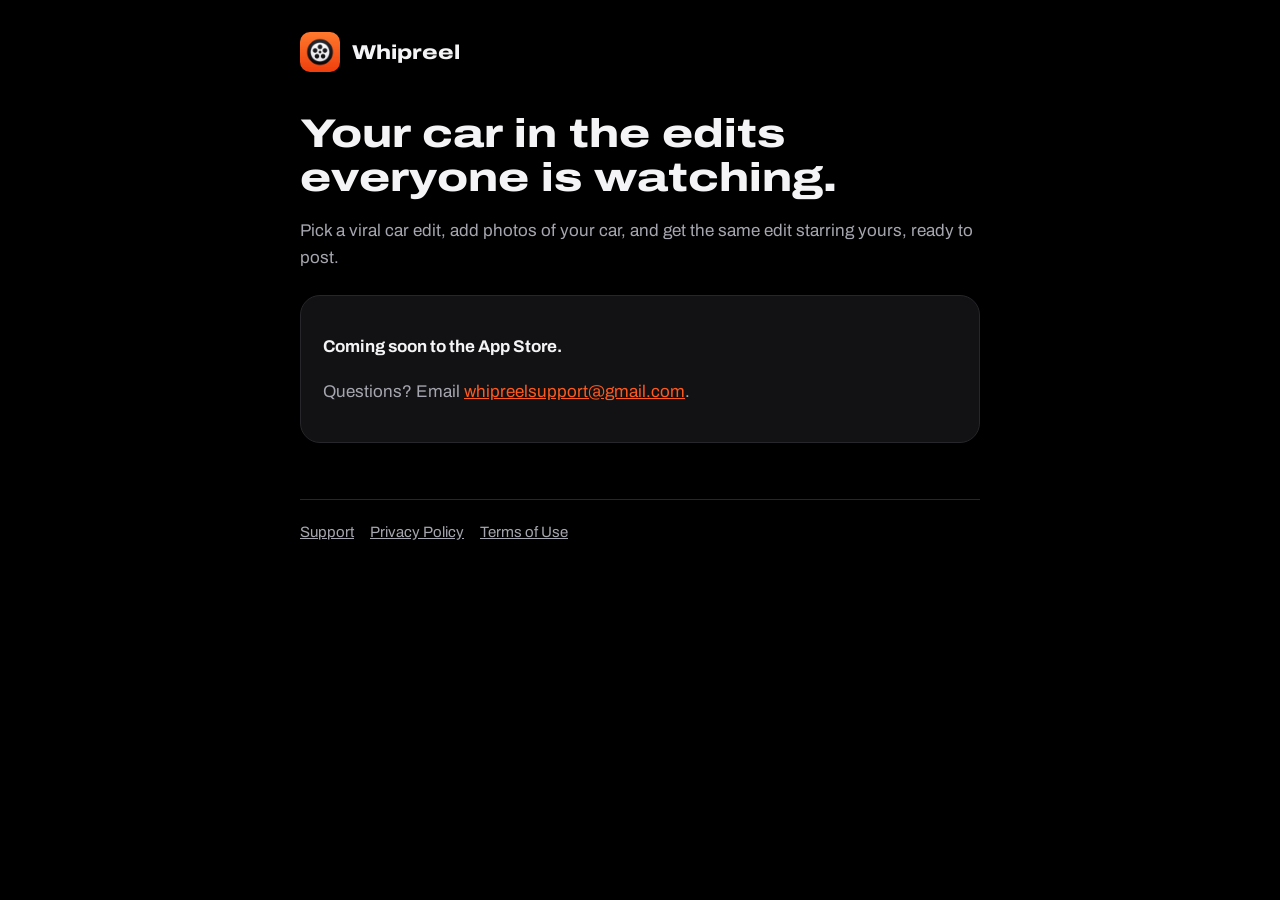
<file: index.html>
<!doctype html>
<html lang="en">
<head>
  <meta charset="utf-8">
  <meta name="viewport" content="width=device-width, initial-scale=1">
  <title>Whipreel</title>
  <meta name="description" content="Your car in the edits everyone is watching.">
  <link rel="icon" href="icon.png">
  <link rel="preconnect" href="https://fonts.googleapis.com">
  <link rel="preconnect" href="https://fonts.gstatic.com" crossorigin>
  <link href="https://fonts.googleapis.com/css2?family=Archivo:wdth,wght@62..125,400..800&display=swap" rel="stylesheet">
  <link rel="stylesheet" href="style.css">
</head>
<body>
  <div class="wrap">
    <header><img src="icon.png" alt=""><a href="./">Whipreel</a></header>

    <h1>Your car in the edits everyone is watching.</h1>
    <p class="muted">Pick a viral car edit, add photos of your car, and get the same edit starring yours, ready to post.</p>

    <div class="card">
      <p><strong>Coming soon to the App Store.</strong></p>
      <p class="muted">Questions? Email <a href="mailto:whipreelsupport@gmail.com">whipreelsupport@gmail.com</a>.</p>
    </div>

    <footer>
      <a href="support.html">Support</a><a href="privacy.html">Privacy Policy</a><a href="https://www.apple.com/legal/internet-services/itunes/dev/stdeula/">Terms of Use</a>
    </footer>
  </div>
</body>
</html>
</file>
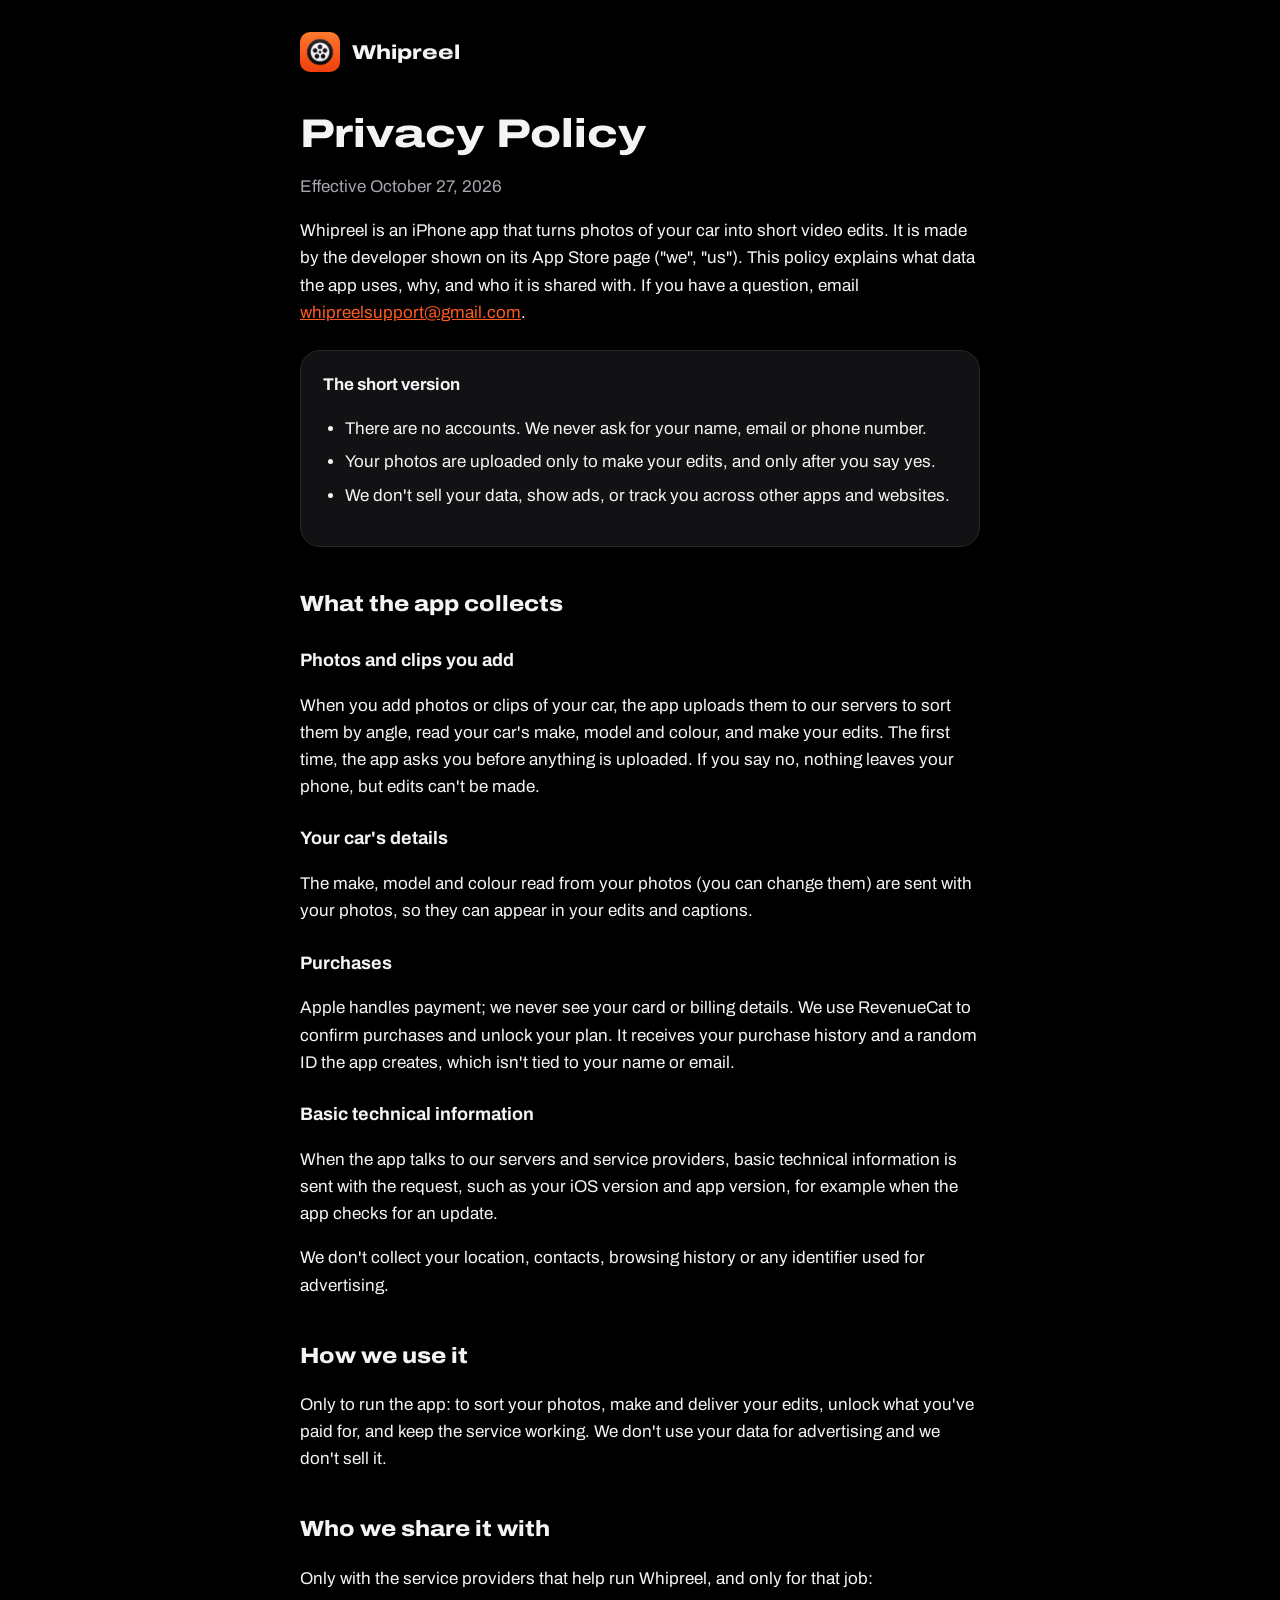
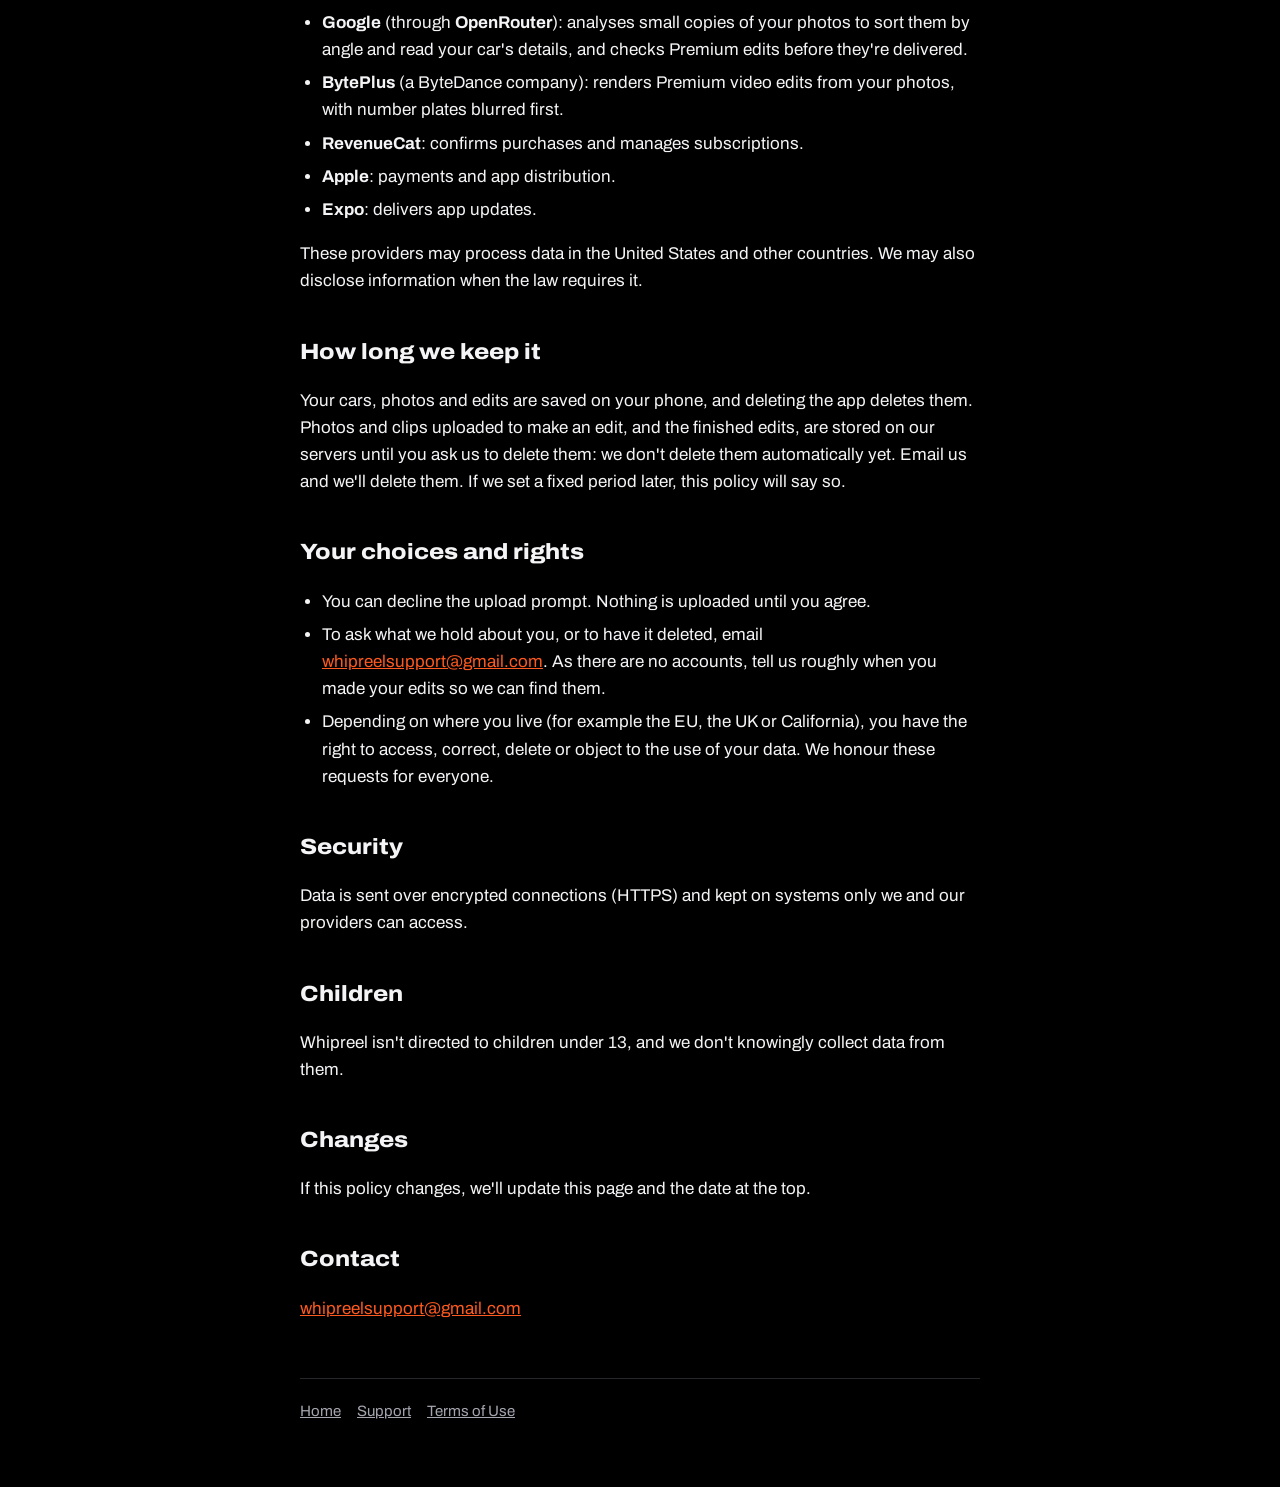
<file: privacy.html>
<!doctype html>
<html lang="en">
<head>
  <meta charset="utf-8">
  <meta name="viewport" content="width=device-width, initial-scale=1">
  <title>Privacy Policy · Whipreel</title>
  <meta name="description" content="How the Whipreel app uses your photos and data.">
  <link rel="icon" href="icon.png">
  <link rel="preconnect" href="https://fonts.googleapis.com">
  <link rel="preconnect" href="https://fonts.gstatic.com" crossorigin>
  <link href="https://fonts.googleapis.com/css2?family=Archivo:wdth,wght@62..125,400..800&display=swap" rel="stylesheet">
  <link rel="stylesheet" href="style.css">
</head>
<body>
  <div class="wrap">
    <header><img src="icon.png" alt=""><a href="./">Whipreel</a></header>

    <h1>Privacy Policy</h1>
    <p class="muted">Effective October 27, 2026</p>

    <p>Whipreel is an iPhone app that turns photos of your car into short video edits. It is made by the developer shown on
      its App Store page ("we", "us"). This policy explains what data the app uses, why, and who it is shared with. If you
      have a question, email <a href="mailto:whipreelsupport@gmail.com">whipreelsupport@gmail.com</a>.</p>

    <div class="card">
      <strong>The short version</strong>
      <ul>
        <li>There are no accounts. We never ask for your name, email or phone number.</li>
        <li>Your photos are uploaded only to make your edits, and only after you say yes.</li>
        <li>We don't sell your data, show ads, or track you across other apps and websites.</li>
      </ul>
    </div>

    <h2>What the app collects</h2>
    <h3>Photos and clips you add</h3>
    <p>When you add photos or clips of your car, the app uploads them to our servers to sort them by angle, read your car's
      make, model and colour, and make your edits. The first time, the app asks you before anything is uploaded. If you say
      no, nothing leaves your phone, but edits can't be made.</p>
    <h3>Your car's details</h3>
    <p>The make, model and colour read from your photos (you can change them) are sent with your photos, so they can appear
      in your edits and captions.</p>
    <h3>Purchases</h3>
    <p>Apple handles payment; we never see your card or billing details. We use RevenueCat to confirm purchases and unlock
      your plan. It receives your purchase history and a random ID the app creates, which isn't tied to your name or email.</p>
    <h3>Basic technical information</h3>
    <p>When the app talks to our servers and service providers, basic technical information is sent with the request, such
      as your iOS version and app version, for example when the app checks for an update.</p>
    <p>We don't collect your location, contacts, browsing history or any identifier used for advertising.</p>

    <h2>How we use it</h2>
    <p>Only to run the app: to sort your photos, make and deliver your edits, unlock what you've paid for, and keep the
      service working. We don't use your data for advertising and we don't sell it.</p>

    <h2>Who we share it with</h2>
    <p>Only with the service providers that help run Whipreel, and only for that job:</p>
    <ul>
      <li><strong>Google</strong> (through <strong>OpenRouter</strong>): analyses small copies of your photos to sort them by
        angle and read your car's details, and checks Premium edits before they're delivered.</li>
      <li><strong>BytePlus</strong> (a ByteDance company): renders Premium video edits from your photos, with number plates
        blurred first.</li>
      <li><strong>RevenueCat</strong>: confirms purchases and manages subscriptions.</li>
      <li><strong>Apple</strong>: payments and app distribution.</li>
      <li><strong>Expo</strong>: delivers app updates.</li>
    </ul>
    <p>These providers may process data in the United States and other countries. We may also disclose information when the
      law requires it.</p>

    <h2>How long we keep it</h2>
    <p>Your cars, photos and edits are saved on your phone, and deleting the app deletes them. Photos and clips uploaded to
      make an edit, and the finished edits, are stored on our servers until you ask us to delete them: we don't delete them
      automatically yet. Email us and we'll delete them. If we set a fixed period later, this policy will say so.</p>

    <h2>Your choices and rights</h2>
    <ul>
      <li>You can decline the upload prompt. Nothing is uploaded until you agree.</li>
      <li>To ask what we hold about you, or to have it deleted, email
        <a href="mailto:whipreelsupport@gmail.com">whipreelsupport@gmail.com</a>. As there are no accounts, tell us roughly
        when you made your edits so we can find them.</li>
      <li>Depending on where you live (for example the EU, the UK or California), you have the right to access, correct,
        delete or object to the use of your data. We honour these requests for everyone.</li>
    </ul>

    <h2>Security</h2>
    <p>Data is sent over encrypted connections (HTTPS) and kept on systems only we and our providers can access.</p>

    <h2>Children</h2>
    <p>Whipreel isn't directed to children under 13, and we don't knowingly collect data from them.</p>

    <h2>Changes</h2>
    <p>If this policy changes, we'll update this page and the date at the top.</p>

    <h2>Contact</h2>
    <p><a href="mailto:whipreelsupport@gmail.com">whipreelsupport@gmail.com</a></p>

    <footer>
      <a href="./">Home</a><a href="support.html">Support</a><a href="https://www.apple.com/legal/internet-services/itunes/dev/stdeula/">Terms of Use</a>
    </footer>
  </div>
</body>
</html>
</file>
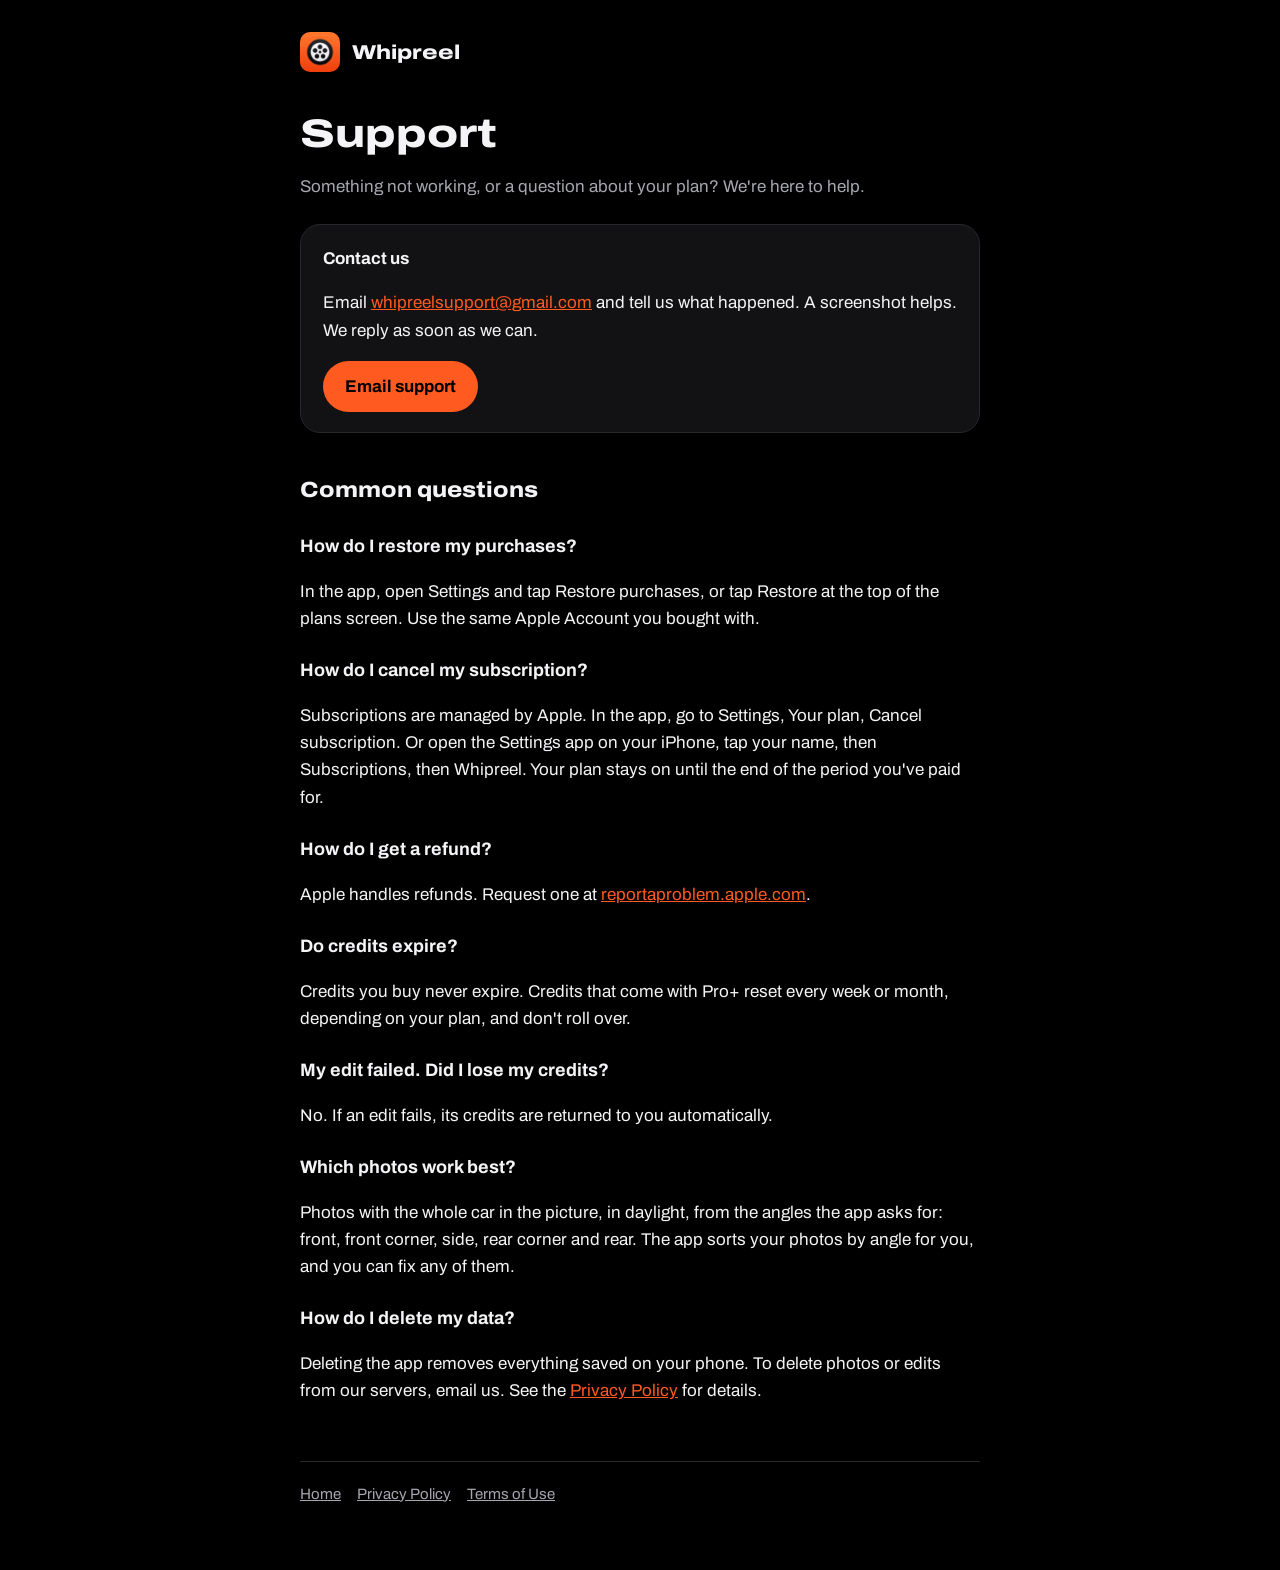
<file: support.html>
<!doctype html>
<html lang="en">
<head>
  <meta charset="utf-8">
  <meta name="viewport" content="width=device-width, initial-scale=1">
  <title>Support · Whipreel</title>
  <meta name="description" content="Help with Whipreel: purchases, credits, edits and contact.">
  <link rel="icon" href="icon.png">
  <link rel="preconnect" href="https://fonts.googleapis.com">
  <link rel="preconnect" href="https://fonts.gstatic.com" crossorigin>
  <link href="https://fonts.googleapis.com/css2?family=Archivo:wdth,wght@62..125,400..800&display=swap" rel="stylesheet">
  <link rel="stylesheet" href="style.css">
</head>
<body>
  <div class="wrap">
    <header><img src="icon.png" alt=""><a href="./">Whipreel</a></header>

    <h1>Support</h1>
    <p class="muted">Something not working, or a question about your plan? We're here to help.</p>

    <div class="card">
      <strong>Contact us</strong>
      <p>Email <a href="mailto:whipreelsupport@gmail.com">whipreelsupport@gmail.com</a> and tell us what happened. A
        screenshot helps. We reply as soon as we can.</p>
      <a class="button" href="mailto:whipreelsupport@gmail.com">Email support</a>
    </div>

    <h2>Common questions</h2>

    <h3>How do I restore my purchases?</h3>
    <p>In the app, open Settings and tap Restore purchases, or tap Restore at the top of the plans screen. Use the same Apple
      Account you bought with.</p>

    <h3>How do I cancel my subscription?</h3>
    <p>Subscriptions are managed by Apple. In the app, go to Settings, Your plan, Cancel subscription. Or open the Settings
      app on your iPhone, tap your name, then Subscriptions, then Whipreel. Your plan stays on until the end of the period
      you've paid for.</p>

    <h3>How do I get a refund?</h3>
    <p>Apple handles refunds. Request one at <a href="https://reportaproblem.apple.com">reportaproblem.apple.com</a>.</p>

    <h3>Do credits expire?</h3>
    <p>Credits you buy never expire. Credits that come with Pro+ reset every week or month, depending on your plan, and
      don't roll over.</p>

    <h3>My edit failed. Did I lose my credits?</h3>
    <p>No. If an edit fails, its credits are returned to you automatically.</p>

    <h3>Which photos work best?</h3>
    <p>Photos with the whole car in the picture, in daylight, from the angles the app asks for: front, front corner, side,
      rear corner and rear. The app sorts your photos by angle for you, and you can fix any of them.</p>

    <h3>How do I delete my data?</h3>
    <p>Deleting the app removes everything saved on your phone. To delete photos or edits from our servers, email us. See
      the <a href="privacy.html">Privacy Policy</a> for details.</p>

    <footer>
      <a href="./">Home</a><a href="privacy.html">Privacy Policy</a><a href="https://www.apple.com/legal/internet-services/itunes/dev/stdeula/">Terms of Use</a>
    </footer>
  </div>
</body>
</html>
</file>
<file: style.css>
:root {
  --bg: #000;
  --surface: #121214;
  --line: #26262b;
  --text: #f4f4f6;
  --muted: #a6a6b0;
  --accent: #ff5a1f;
}

* {
  box-sizing: border-box;
}

html {
  -webkit-text-size-adjust: 100%;
}

body {
  margin: 0;
  background: var(--bg);
  color: var(--text);
  font: 17px/1.6 'Archivo', system-ui, -apple-system, 'Segoe UI', sans-serif;
}

a {
  color: var(--accent);
}

.wrap {
  max-width: 720px;
  margin: 0 auto;
  padding: 32px 20px 64px;
}

header {
  display: flex;
  align-items: center;
  gap: 12px;
  margin-bottom: 40px;
}

header img {
  width: 40px;
  height: 40px;
  border-radius: 10px;
}

header a {
  color: var(--text);
  text-decoration: none;
  font-weight: 800;
  font-stretch: 125%;
  font-size: 20px;
}

h1 {
  font-size: 40px;
  line-height: 1.1;
  font-weight: 800;
  font-stretch: 125%;
  margin: 0 0 12px;
}

h2 {
  font-size: 22px;
  font-weight: 800;
  font-stretch: 112%;
  margin: 40px 0 8px;
}

h3 {
  font-size: 18px;
  margin: 24px 0 4px;
}

p,
li {
  color: var(--text);
}

.muted {
  color: var(--muted);
}

ul {
  padding-left: 22px;
}

li + li {
  margin-top: 6px;
}

.card {
  background: var(--surface);
  border: 1px solid var(--line);
  border-radius: 20px;
  padding: 20px 22px;
  margin: 24px 0;
}

.button {
  display: inline-block;
  background: var(--accent);
  color: #000;
  font-weight: 700;
  text-decoration: none;
  padding: 12px 22px;
  border-radius: 999px;
}

footer {
  margin-top: 56px;
  padding-top: 20px;
  border-top: 1px solid var(--line);
  color: var(--muted);
  font-size: 15px;
}

footer a {
  color: var(--muted);
  margin-right: 16px;
}

@media (max-width: 480px) {
  h1 {
    font-size: 32px;
  }
}
</file>
